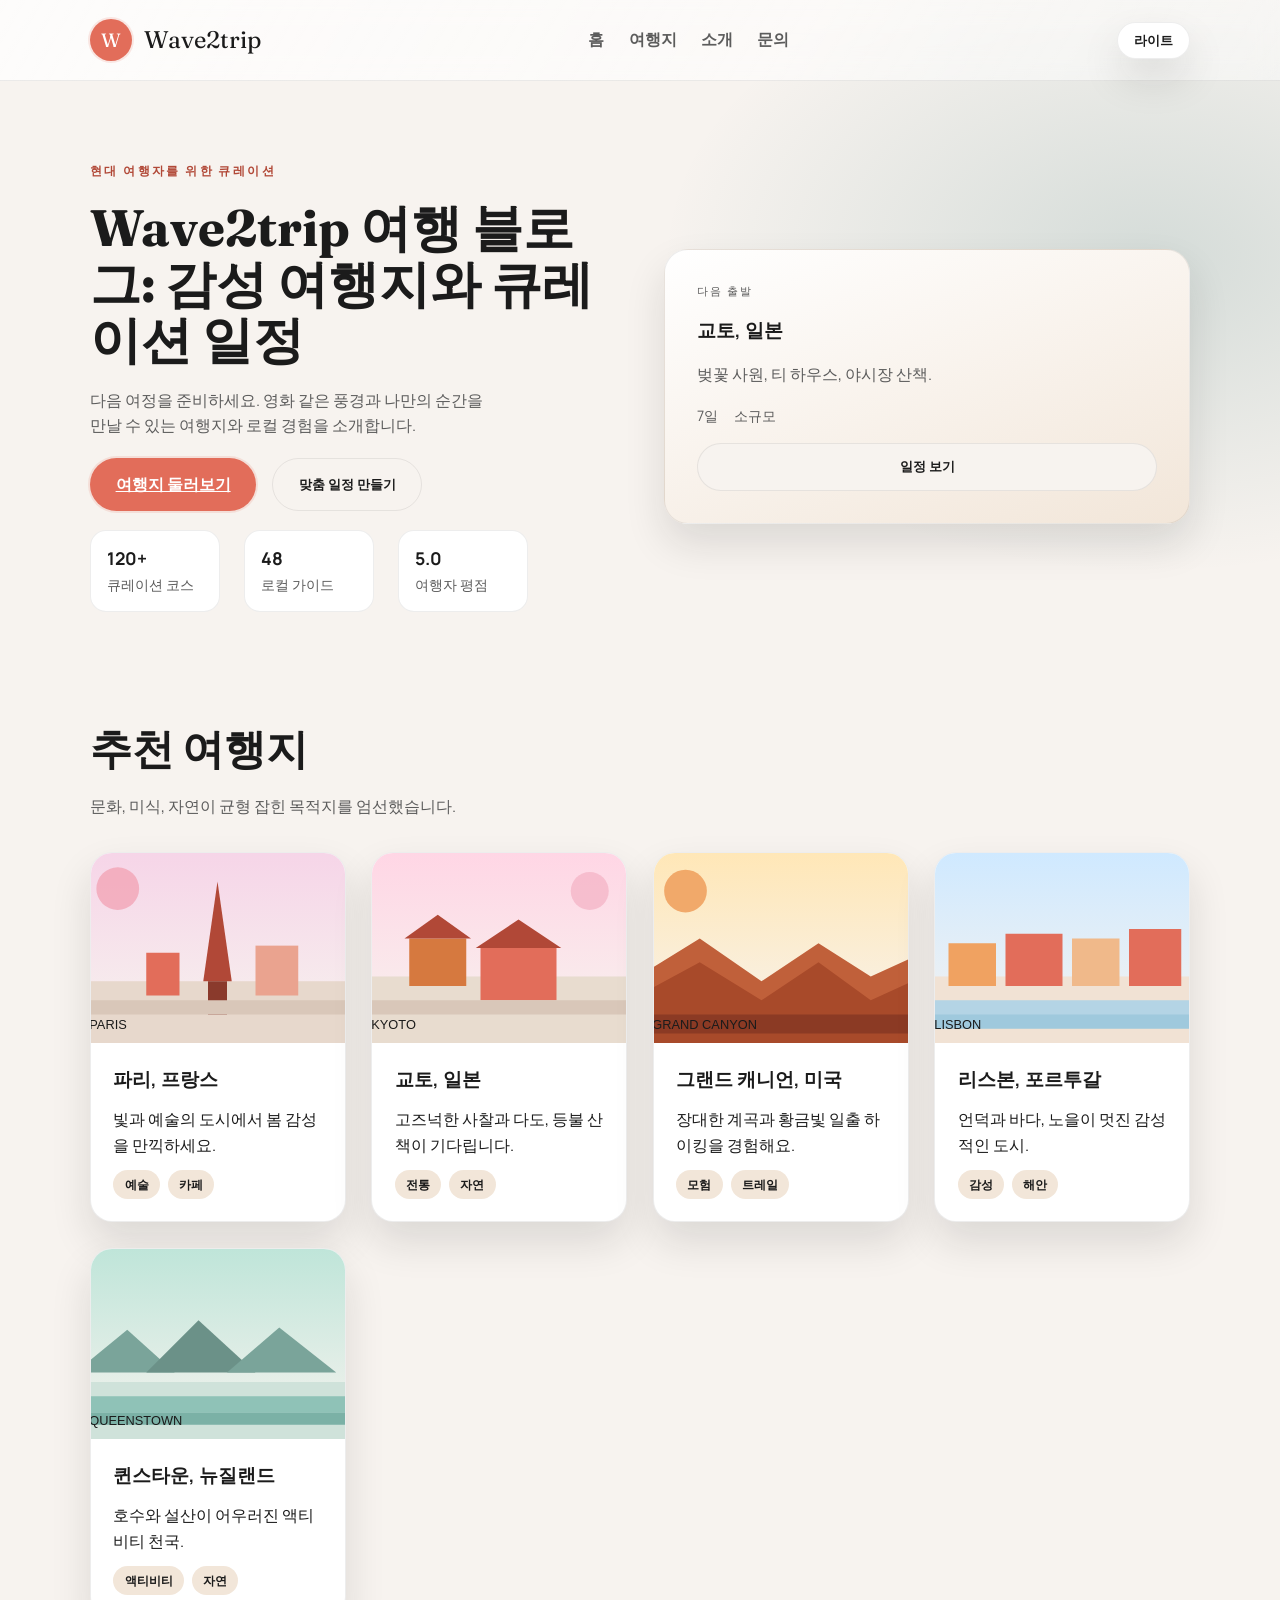
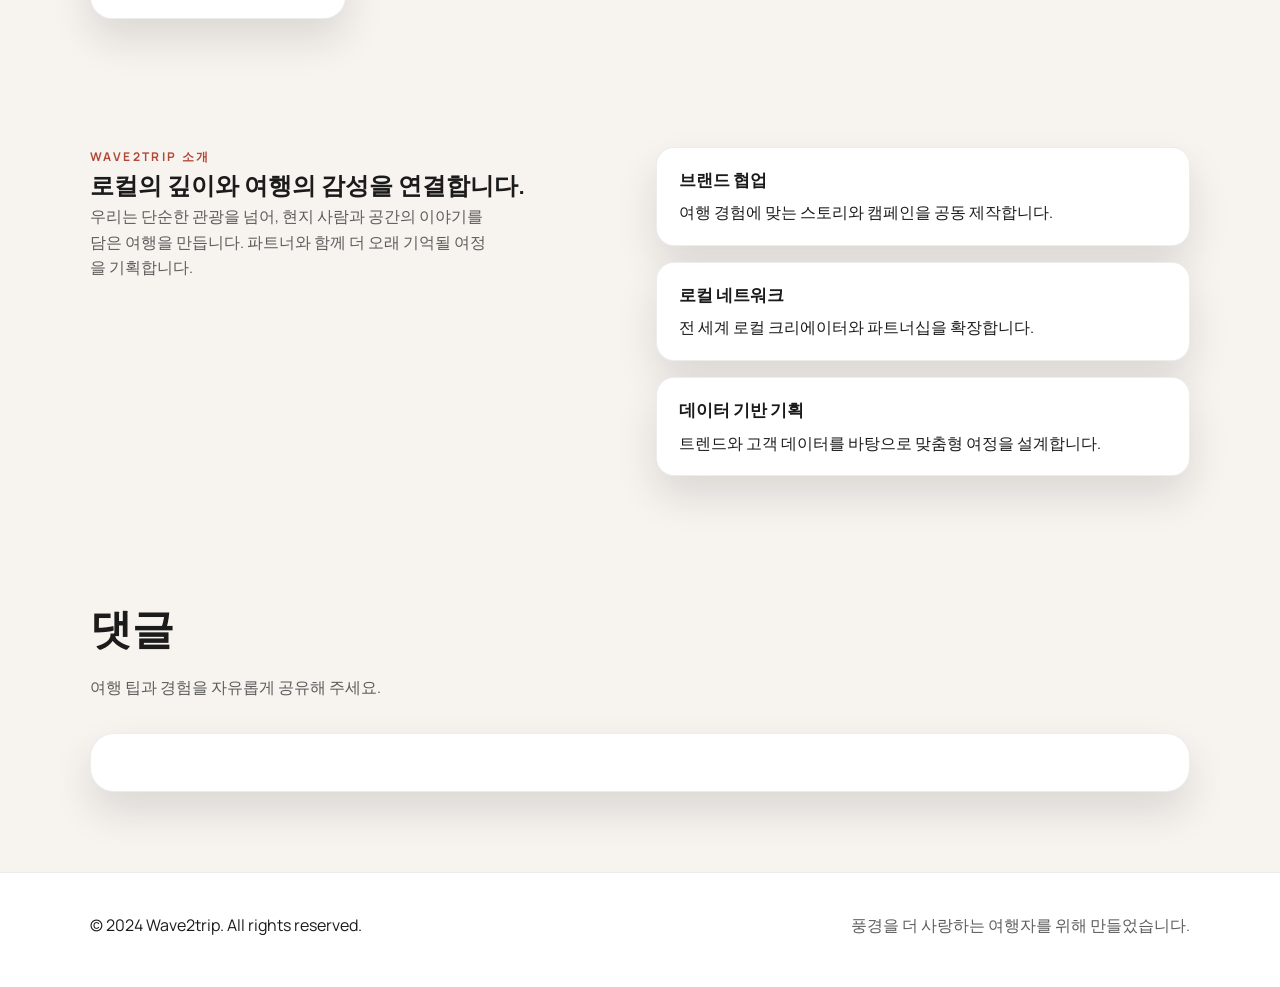
<file: index.html>
<!DOCTYPE html>
<html lang="ko">
<head>
    <meta charset="UTF-8">
    <meta name="viewport" content="width=device-width, initial-scale=1.0">
    <title>Wave2trip 여행 블로그 | 감성 여행지 큐레이션</title>
    <meta name="description" content="Wave2trip은 감성 여행지, 로컬 경험, 맞춤 일정 아이디어를 큐레이션하는 여행 블로그입니다. 파리, 교토, 그랜드 캐니언 등 추천 여행지를 한눈에 확인하세요.">
    <meta name="robots" content="index, follow, max-snippet:-1, max-image-preview:large, max-video-preview:-1">
    <link rel="canonical" href="https://wave2trip-test.com/">
    <meta name="theme-color" content="#f7f3ef">
    <meta property="og:locale" content="ko_KR">
    <meta property="og:type" content="website">
    <meta property="og:title" content="Wave2trip 여행 블로그 | 감성 여행지 큐레이션">
    <meta property="og:description" content="감성 여행지, 로컬 경험, 맞춤 일정 아이디어를 큐레이션하는 여행 블로그. 여행지 추천과 여정 인사이트를 확인하세요.">
    <meta property="og:url" content="https://wave2trip-test.com/">
    <meta property="og:site_name" content="Wave2trip">
    <meta property="og:image" content="https://placehold.co/1200x630?text=Wave2trip">
    <meta name="twitter:card" content="summary_large_image">
    <meta name="twitter:title" content="Wave2trip 여행 블로그 | 감성 여행지 큐레이션">
    <meta name="twitter:description" content="감성 여행지, 로컬 경험, 맞춤 일정 아이디어를 큐레이션하는 여행 블로그.">
    <meta name="twitter:image" content="https://placehold.co/1200x630?text=Wave2trip">
    <link rel="preconnect" href="https://fonts.googleapis.com">
    <link rel="preconnect" href="https://fonts.gstatic.com" crossorigin>
    <link rel="stylesheet" href="style.css">
    <script type="application/ld+json">
        {
            "@context": "https://schema.org",
            "@graph": [
                {
                    "@type": "Organization",
                    "@id": "https://wave2trip-test.com/#organization",
                    "name": "Wave2trip",
                    "url": "https://wave2trip-test.com/"
                },
                {
                    "@type": "WebSite",
                    "@id": "https://wave2trip-test.com/#website",
                    "name": "Wave2trip 여행 블로그",
                    "url": "https://wave2trip-test.com/",
                    "publisher": {
                        "@id": "https://wave2trip-test.com/#organization"
                    }
                }
            ]
        }
    </script>
</head>
<body id="top">
    <a class="skip-link" href="#main-content">본문 바로가기</a>
    <header class="site-header">
        <div class="container header-inner">
            <div class="brand">
                <span class="brand-mark">W</span>
                <p class="brand-name">Wave2trip</p>
            </div>
            <nav class="site-nav">
                <ul>
                    <li><a href="#top">홈</a></li>
                    <li><a href="#destinations">여행지</a></li>
                    <li><a href="#about">소개</a></li>
                    <li><a href="contact.html">문의</a></li>
                </ul>
            </nav>
            <div class="header-actions">
                <button id="theme-toggle" class="theme-toggle" aria-pressed="false" aria-label="다크 모드 전환">
                    <span class="theme-toggle-label">라이트</span>
                </button>
            </div>
        </div>
    </header>

    <main id="main-content">
        <section class="hero">
            <div class="container hero-inner">
                <div class="hero-copy">
                    <p class="eyebrow">현대 여행자를 위한 큐레이션</p>
                    <h1>Wave2trip 여행 블로그: 감성 여행지와 큐레이션 일정</h1>
                    <p class="hero-subtitle">다음 여정을 준비하세요. 영화 같은 풍경과 나만의 순간을 만날 수 있는 여행지와 로컬 경험을 소개합니다.</p>
                    <div class="hero-actions">
                        <a class="btn-primary" href="destinations.html">여행지 둘러보기</a>
                        <button class="btn-ghost">맞춤 일정 만들기</button>
                    </div>
                    <div class="hero-stats">
                        <div class="stat">
                            <span class="stat-value">120+</span>
                            <span class="stat-label">큐레이션 코스</span>
                        </div>
                        <div class="stat">
                            <span class="stat-value">48</span>
                            <span class="stat-label">로컬 가이드</span>
                        </div>
                        <div class="stat">
                            <span class="stat-value">5.0</span>
                            <span class="stat-label">여행자 평점</span>
                        </div>
                    </div>
                </div>
                <div class="hero-card">
                    <p class="card-title">다음 출발</p>
                    <h3>교토, 일본</h3>
                    <p class="card-subtitle">벚꽃 사원, 티 하우스, 야시장 산책.</p>
                    <div class="card-meta">
                        <span>7일</span>
                        <span>소규모</span>
                    </div>
                    <button class="btn-secondary">일정 보기</button>
                </div>
            </div>
        </section>

        <section id="destinations" class="featured-destinations">
            <div class="container">
                <div class="section-title">
                    <h2>추천 여행지</h2>
                    <p>문화, 미식, 자연이 균형 잡힌 목적지를 엄선했습니다.</p>
                </div>
                <div class="cards">
                    <a class="destination-card" href="destinations.html#paris" aria-label="파리, 프랑스 상세 페이지로 이동">
                        <img src="images/paris.svg" alt="파리 에펠탑 일러스트" loading="lazy" decoding="async" width="1200" height="800">
                        <div class="card-body">
                            <h3>파리, 프랑스</h3>
                            <p>빛과 예술의 도시에서 봄 감성을 만끽하세요.</p>
                            <div class="chip-row">
                                <span class="chip">예술</span>
                                <span class="chip">카페</span>
                            </div>
                        </div>
                    </a>
                    <a class="destination-card" href="destinations.html#kyoto" aria-label="교토, 일본 상세 페이지로 이동">
                        <img src="images/kyoto.svg" alt="벚꽃과 사찰이 있는 교토 일러스트" loading="lazy" decoding="async" width="1200" height="800">
                        <div class="card-body">
                            <h3>교토, 일본</h3>
                            <p>고즈넉한 사찰과 다도, 등불 산책이 기다립니다.</p>
                            <div class="chip-row">
                                <span class="chip">전통</span>
                                <span class="chip">자연</span>
                            </div>
                        </div>
                    </a>
                    <a class="destination-card" href="destinations.html#grand-canyon" aria-label="그랜드 캐니언, 미국 상세 페이지로 이동">
                        <img src="images/grand-canyon.svg" alt="그랜드 캐니언 일출 풍경 일러스트" loading="lazy" decoding="async" width="1200" height="800">
                        <div class="card-body">
                            <h3>그랜드 캐니언, 미국</h3>
                            <p>장대한 계곡과 황금빛 일출 하이킹을 경험해요.</p>
                            <div class="chip-row">
                                <span class="chip">모험</span>
                                <span class="chip">트레일</span>
                            </div>
                        </div>
                    </a>
                    <a class="destination-card" href="destinations.html#lisbon" aria-label="리스본, 포르투갈 상세 페이지로 이동">
                        <img src="images/lisbon.svg" alt="리스본 해안 도시 일러스트" loading="lazy" decoding="async" width="1200" height="800">
                        <div class="card-body">
                            <h3>리스본, 포르투갈</h3>
                            <p>언덕과 바다, 노을이 멋진 감성적인 도시.</p>
                            <div class="chip-row">
                                <span class="chip">감성</span>
                                <span class="chip">해안</span>
                            </div>
                        </div>
                    </a>
                    <a class="destination-card" href="destinations.html#queenstown" aria-label="퀸스타운, 뉴질랜드 상세 페이지로 이동">
                        <img src="images/queenstown.svg" alt="퀸스타운 산과 호수 일러스트" loading="lazy" decoding="async" width="1200" height="800">
                        <div class="card-body">
                            <h3>퀸스타운, 뉴질랜드</h3>
                            <p>호수와 설산이 어우러진 액티비티 천국.</p>
                            <div class="chip-row">
                                <span class="chip">액티비티</span>
                                <span class="chip">자연</span>
                            </div>
                        </div>
                    </a>
                </div>
            </div>
        </section>

        <section id="about" class="about-section">
            <div class="container about-inner">
                <div class="about-copy">
                    <p class="eyebrow">Wave2trip 소개</p>
                    <h2>로컬의 깊이와 여행의 감성을 연결합니다.</h2>
                    <p class="hero-subtitle">우리는 단순한 관광을 넘어, 현지 사람과 공간의 이야기를 담은 여행을 만듭니다. 파트너와 함께 더 오래 기억될 여정을 기획합니다.</p>
                </div>
                <div class="about-cards">
                    <div class="about-card">
                        <h3>브랜드 협업</h3>
                        <p>여행 경험에 맞는 스토리와 캠페인을 공동 제작합니다.</p>
                    </div>
                    <div class="about-card">
                        <h3>로컬 네트워크</h3>
                        <p>전 세계 로컬 크리에이터와 파트너십을 확장합니다.</p>
                    </div>
                    <div class="about-card">
                        <h3>데이터 기반 기획</h3>
                        <p>트렌드와 고객 데이터를 바탕으로 맞춤형 여정을 설계합니다.</p>
                    </div>
                </div>
            </div>
        </section>

        <section id="comments" class="comments-section">
            <div class="container">
                <div class="section-title">
                    <h2>댓글</h2>
                    <p>여행 팁과 경험을 자유롭게 공유해 주세요.</p>
                </div>
                <div id="disqus_thread"></div>
            </div>
        </section>
    </main>

    <footer class="site-footer">
        <div class="container footer-inner">
            <p>&copy; 2024 Wave2trip. All rights reserved.</p>
            <p class="footer-note">풍경을 더 사랑하는 여행자를 위해 만들었습니다.</p>
        </div>
    </footer>

    <script>
        /*
        var disqus_config = function () {
        this.page.url = PAGE_URL;
        this.page.identifier = PAGE_IDENTIFIER;
        };
        */
        (function() {
            var d = document, s = d.createElement('script');
            s.src = 'https://wave2trip-test.disqus.com/embed.js';
            s.setAttribute('data-timestamp', +new Date());
            (d.head || d.body).appendChild(s);
        })();
    </script>
    <noscript>Please enable JavaScript to view the <a href="https://disqus.com/?ref_noscript">comments powered by Disqus.</a></noscript>

    <script src="main.js"></script>
</body>
</html>
</file>
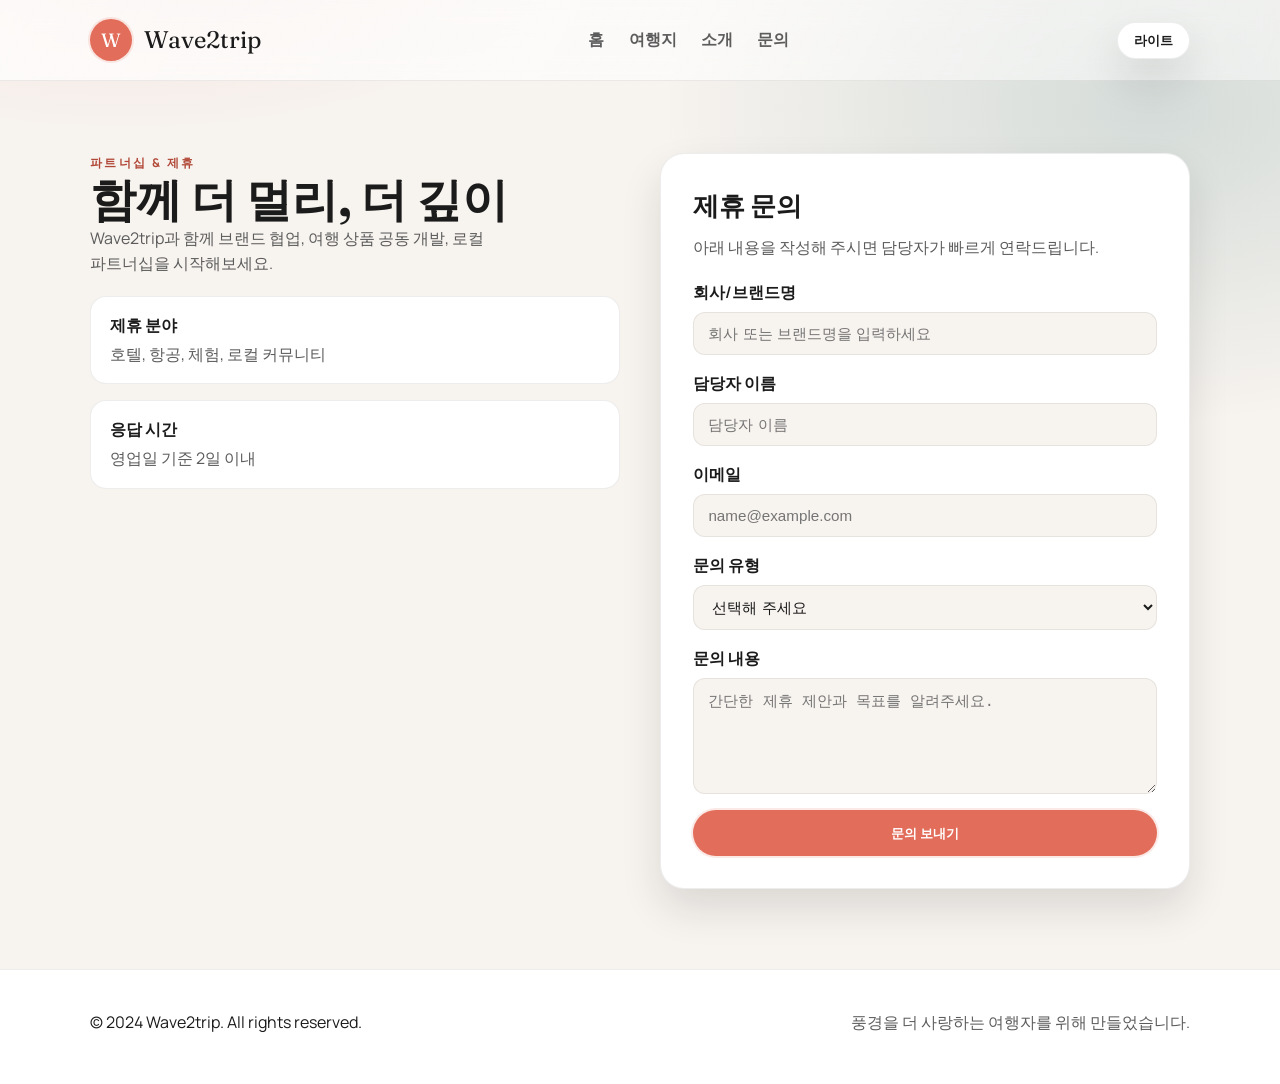
<file: contact.html>
<!DOCTYPE html>
<html lang="ko">
<head>
    <meta charset="UTF-8">
    <meta name="viewport" content="width=device-width, initial-scale=1.0">
    <title>제휴 문의 | Wave2trip 여행 블로그</title>
    <meta name="description" content="Wave2trip과 브랜드 협업, 여행 상품 공동 개발, 로컬 파트너십을 위한 제휴 문의 페이지입니다. 2영업일 이내 답변을 드립니다.">
    <meta name="robots" content="index, follow, max-snippet:-1, max-image-preview:large, max-video-preview:-1">
    <link rel="canonical" href="https://wave2trip-test.com/contact.html">
    <meta name="theme-color" content="#f7f3ef">
    <meta property="og:locale" content="ko_KR">
    <meta property="og:type" content="website">
    <meta property="og:title" content="제휴 문의 | Wave2trip 여행 블로그">
    <meta property="og:description" content="브랜드 협업, 여행 상품 공동 개발, 로컬 파트너십 제휴를 위한 문의 페이지입니다.">
    <meta property="og:url" content="https://wave2trip-test.com/contact.html">
    <meta property="og:site_name" content="Wave2trip">
    <meta property="og:image" content="https://placehold.co/1200x630?text=Wave2trip">
    <meta name="twitter:card" content="summary_large_image">
    <meta name="twitter:title" content="제휴 문의 | Wave2trip 여행 블로그">
    <meta name="twitter:description" content="브랜드 협업, 여행 상품 공동 개발, 로컬 파트너십 제휴 문의.">
    <meta name="twitter:image" content="https://placehold.co/1200x630?text=Wave2trip">
    <link rel="preconnect" href="https://fonts.googleapis.com">
    <link rel="preconnect" href="https://fonts.gstatic.com" crossorigin>
    <link rel="stylesheet" href="style.css">
    <script type="application/ld+json">
        {
            "@context": "https://schema.org",
            "@graph": [
                {
                    "@type": "Organization",
                    "@id": "https://wave2trip-test.com/#organization",
                    "name": "Wave2trip",
                    "url": "https://wave2trip-test.com/"
                },
                {
                    "@type": "ContactPage",
                    "@id": "https://wave2trip-test.com/contact.html#contact",
                    "name": "Wave2trip 제휴 문의",
                    "description": "브랜드 협업, 여행 상품 공동 개발, 로컬 파트너십 제휴 문의 페이지",
                    "url": "https://wave2trip-test.com/contact.html",
                    "about": {
                        "@id": "https://wave2trip-test.com/#organization"
                    }
                }
            ]
        }
    </script>
</head>
<body id="top">
    <a class="skip-link" href="#main-content">본문 바로가기</a>
    <header class="site-header">
        <div class="container header-inner">
            <div class="brand">
                <span class="brand-mark">W</span>
                <p class="brand-name">Wave2trip</p>
            </div>
            <nav class="site-nav">
                <ul>
                    <li><a href="index.html">홈</a></li>
                    <li><a href="index.html#destinations">여행지</a></li>
                    <li><a href="index.html#about">소개</a></li>
                    <li><a href="contact.html">문의</a></li>
                </ul>
            </nav>
            <div class="header-actions">
                <button id="theme-toggle" class="theme-toggle" aria-pressed="false" aria-label="다크 모드 전환">
                    <span class="theme-toggle-label">라이트</span>
                </button>
            </div>
        </div>
    </header>

    <main id="main-content">
        <section class="contact-hero">
            <div class="container contact-hero-inner">
                <div class="contact-copy">
                    <p class="eyebrow">파트너십 & 제휴</p>
                    <h1>함께 더 멀리, 더 깊이</h1>
                    <p class="hero-subtitle">Wave2trip과 함께 브랜드 협업, 여행 상품 공동 개발, 로컬 파트너십을 시작해보세요.</p>
                    <div class="contact-highlights">
                        <div class="highlight">
                            <span class="highlight-title">제휴 분야</span>
                            <span class="highlight-body">호텔, 항공, 체험, 로컬 커뮤니티</span>
                        </div>
                        <div class="highlight">
                            <span class="highlight-title">응답 시간</span>
                            <span class="highlight-body">영업일 기준 2일 이내</span>
                        </div>
                    </div>
                </div>
                <div class="contact-card">
                    <h3>제휴 문의</h3>
                    <p class="card-subtitle">아래 내용을 작성해 주시면 담당자가 빠르게 연락드립니다.</p>
                    <form class="contact-form" action="https://formspree.io/f/mnjbllwz" method="POST">
                        <label>
                            회사/브랜드명
                            <input type="text" name="company" placeholder="회사 또는 브랜드명을 입력하세요" required>
                        </label>
                        <label>
                            담당자 이름
                            <input type="text" name="name" placeholder="담당자 이름" required>
                        </label>
                        <label>
                            이메일
                            <input type="email" name="email" placeholder="name@example.com" required>
                        </label>
                        <label>
                            문의 유형
                            <select name="type" required>
                                <option value="">선택해 주세요</option>
                                <option value="brand">브랜드 협업</option>
                                <option value="product">여행 상품 공동 개발</option>
                                <option value="local">로컬 파트너십</option>
                                <option value="etc">기타</option>
                            </select>
                        </label>
                        <label>
                            문의 내용
                            <textarea name="message" rows="5" placeholder="간단한 제휴 제안과 목표를 알려주세요." required></textarea>
                        </label>
                        <button class="btn-primary" type="submit">문의 보내기</button>
                    </form>
                </div>
            </div>
        </section>
    </main>

    <footer class="site-footer">
        <div class="container footer-inner">
            <p>&copy; 2024 Wave2trip. All rights reserved.</p>
            <p class="footer-note">풍경을 더 사랑하는 여행자를 위해 만들었습니다.</p>
        </div>
    </footer>

    <script src="main.js"></script>
</body>
</html>
</file>
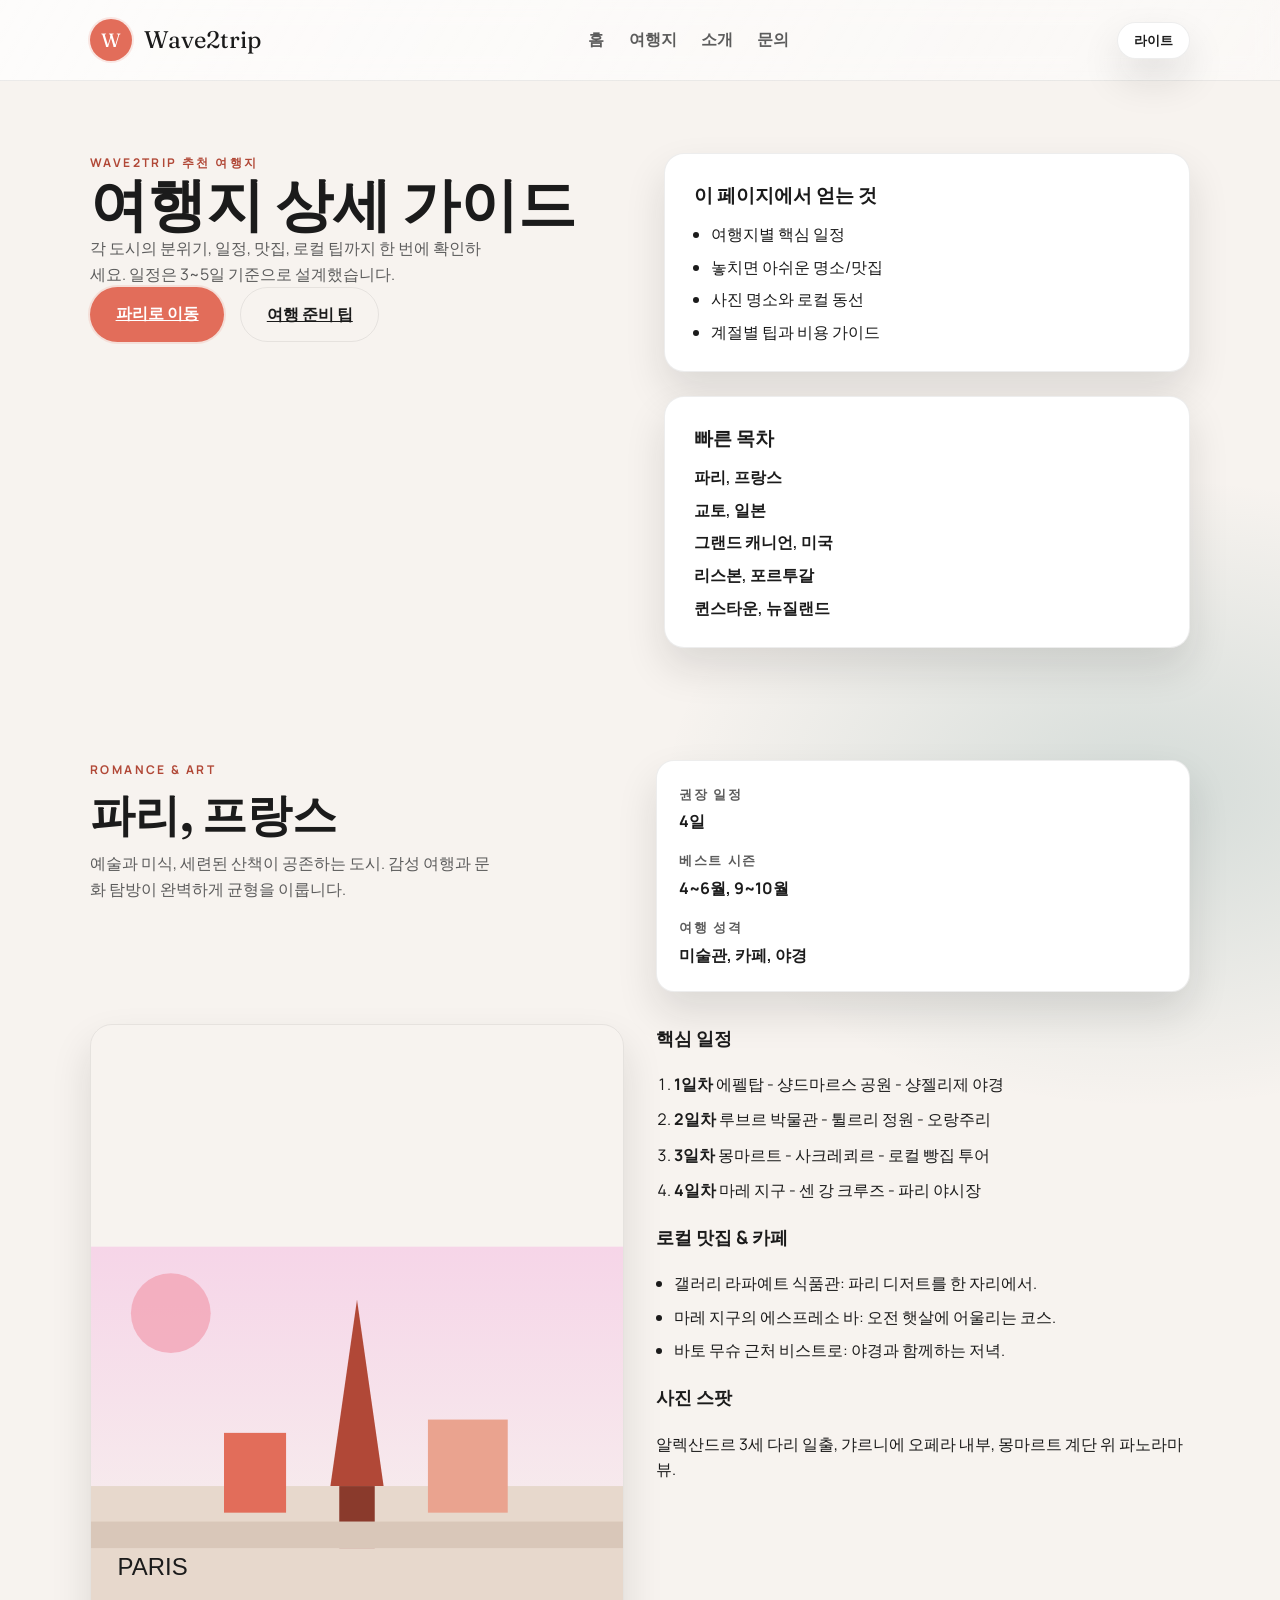
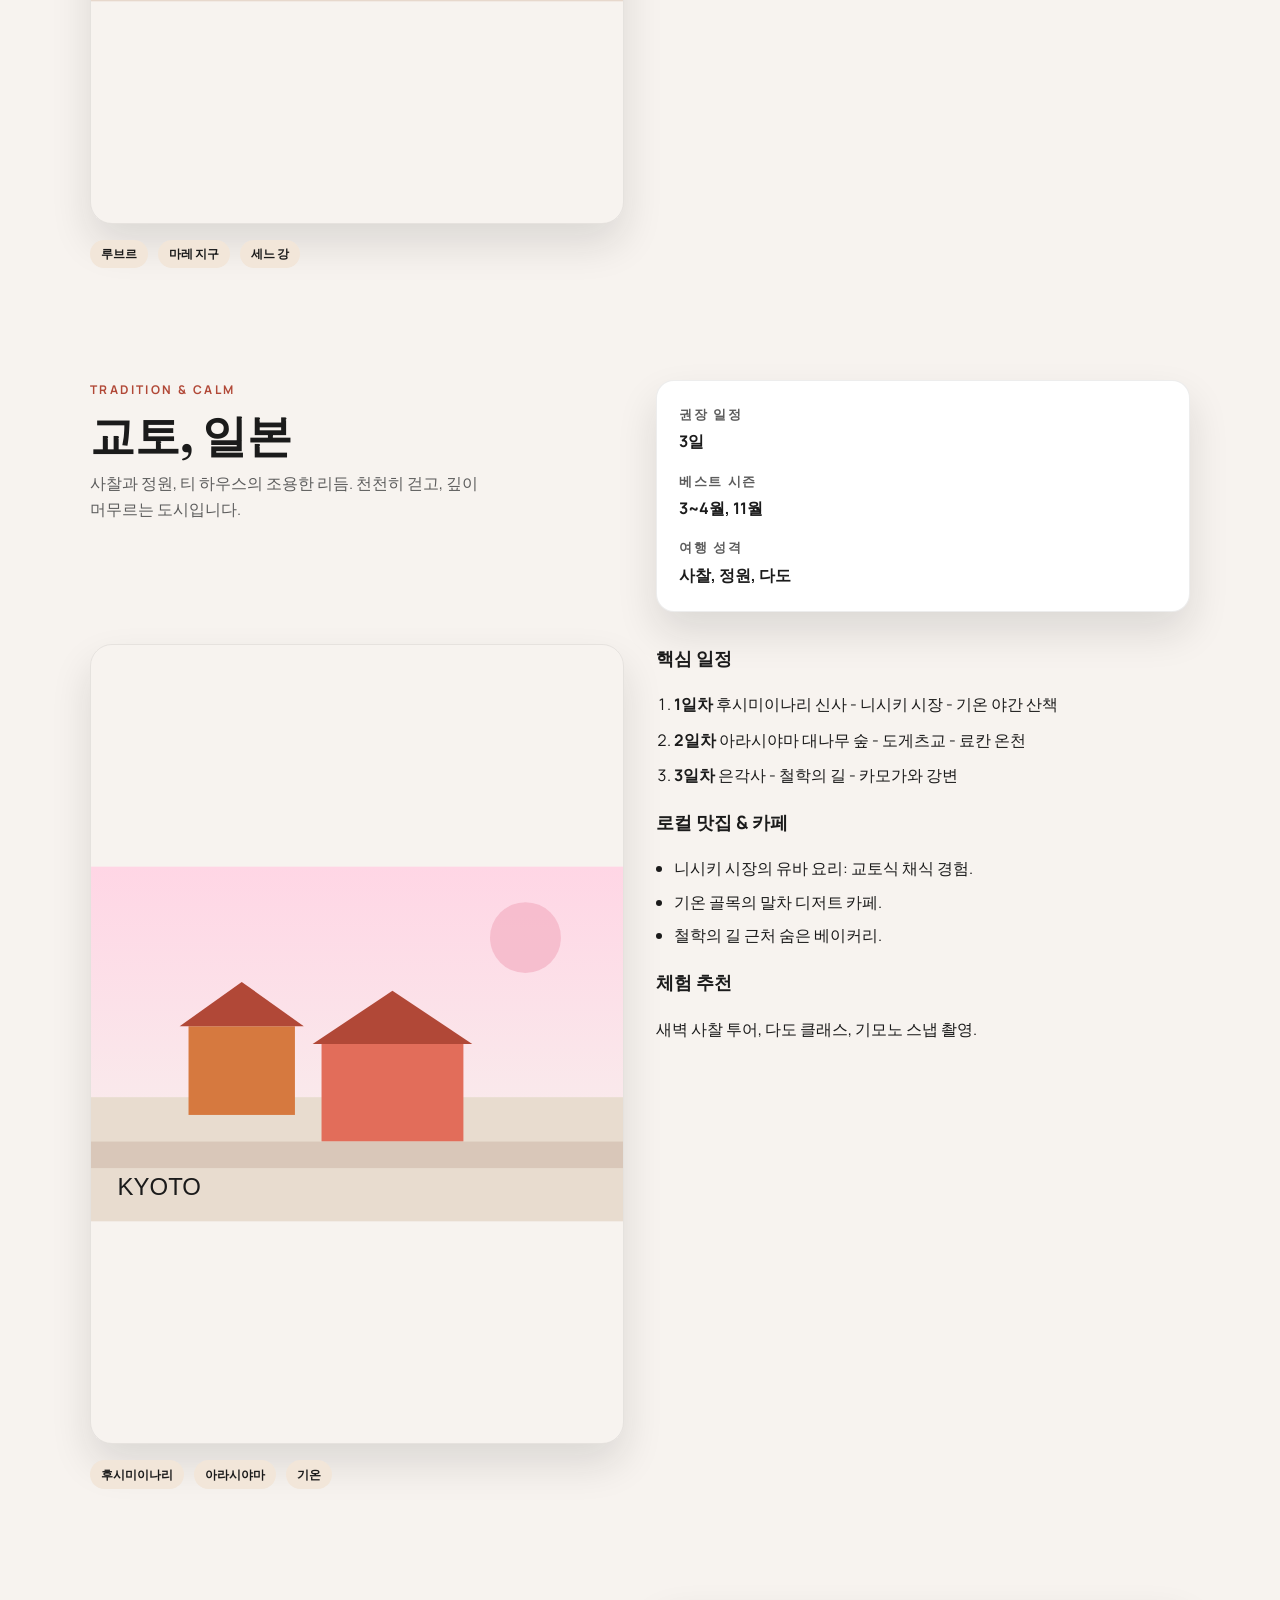
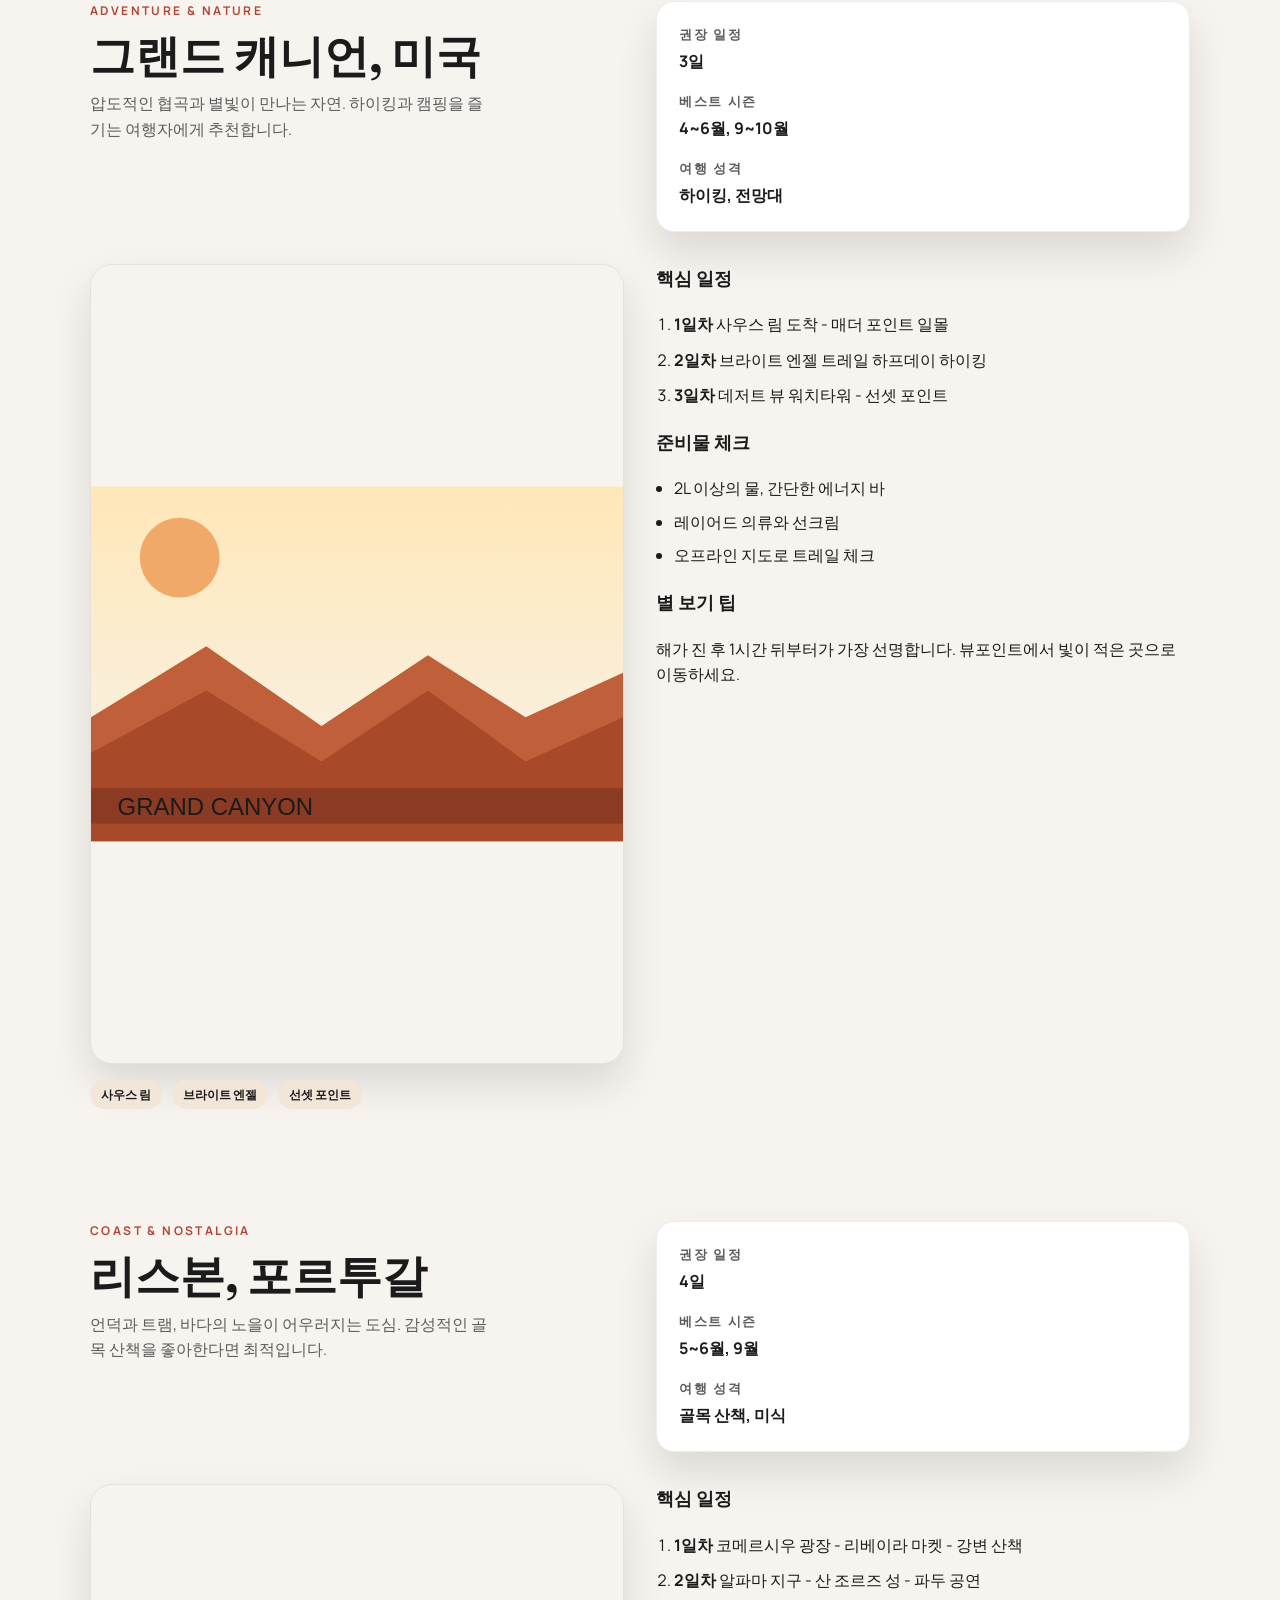
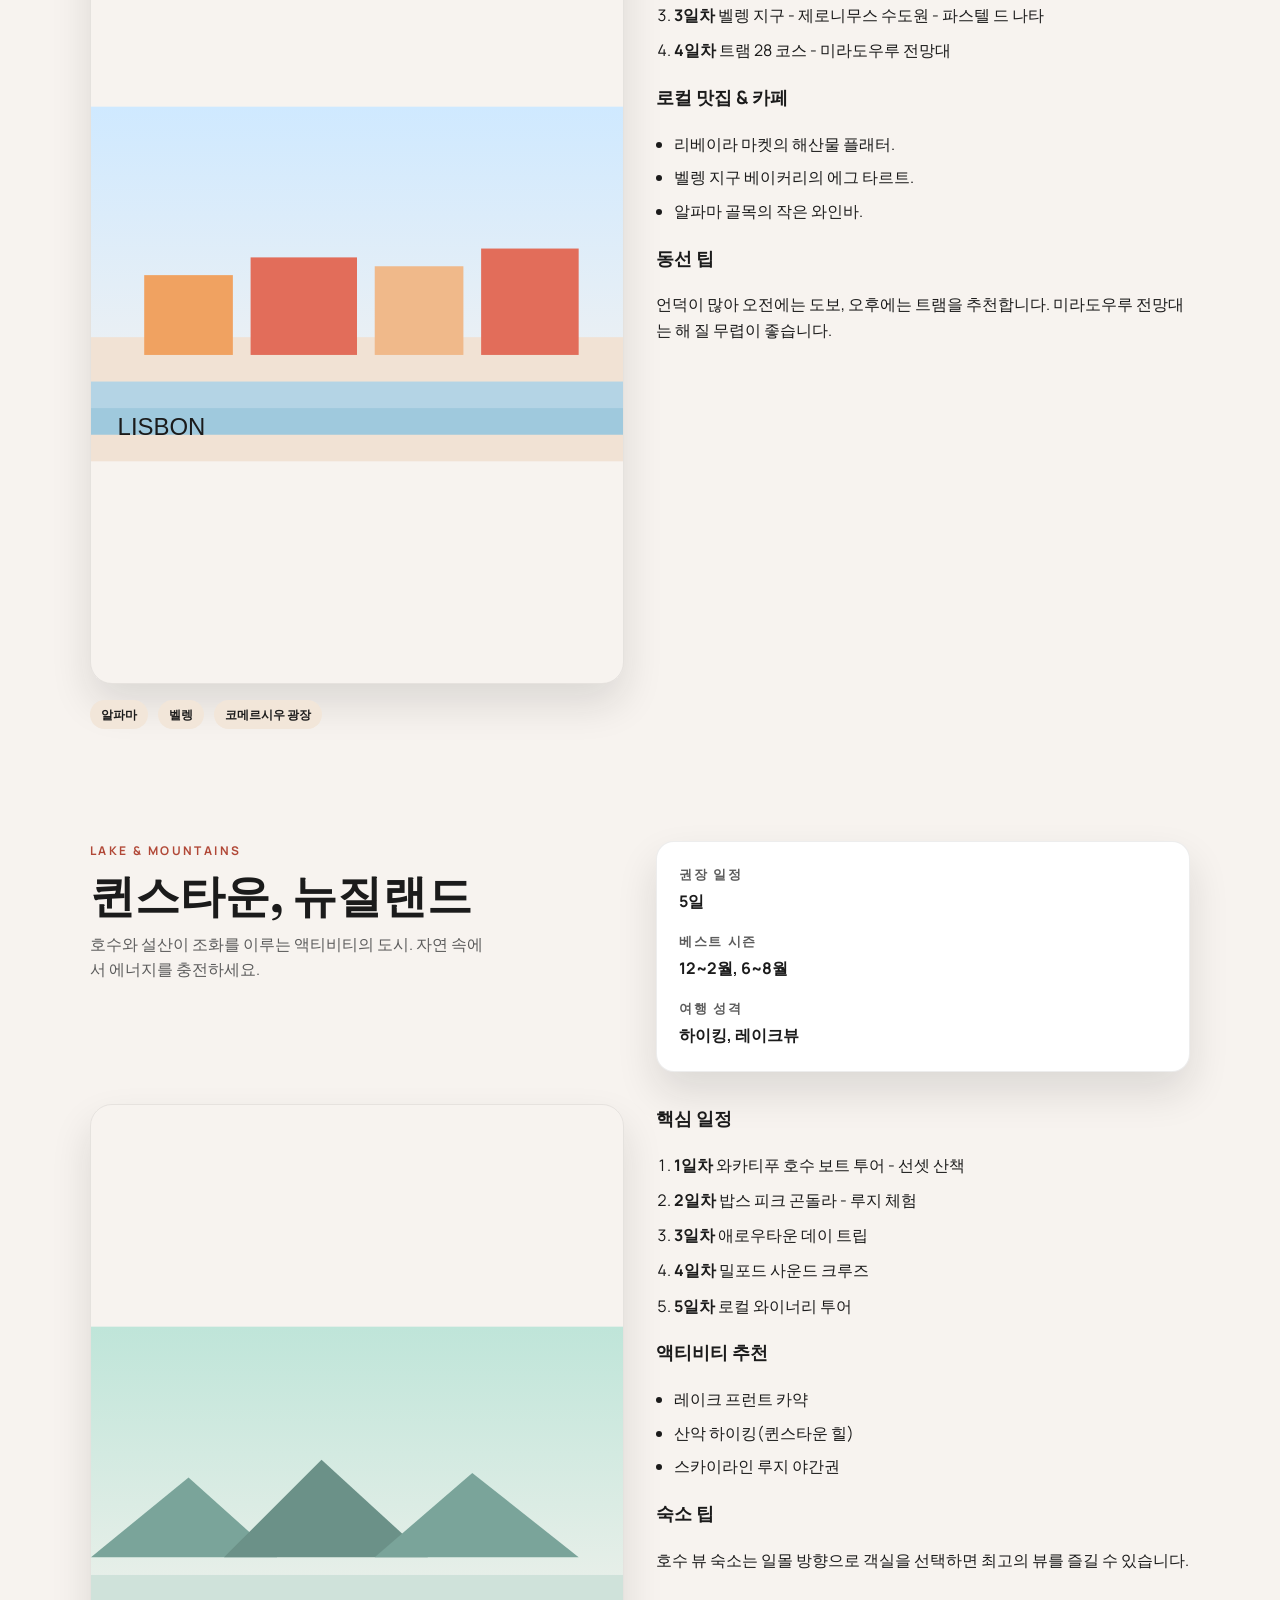
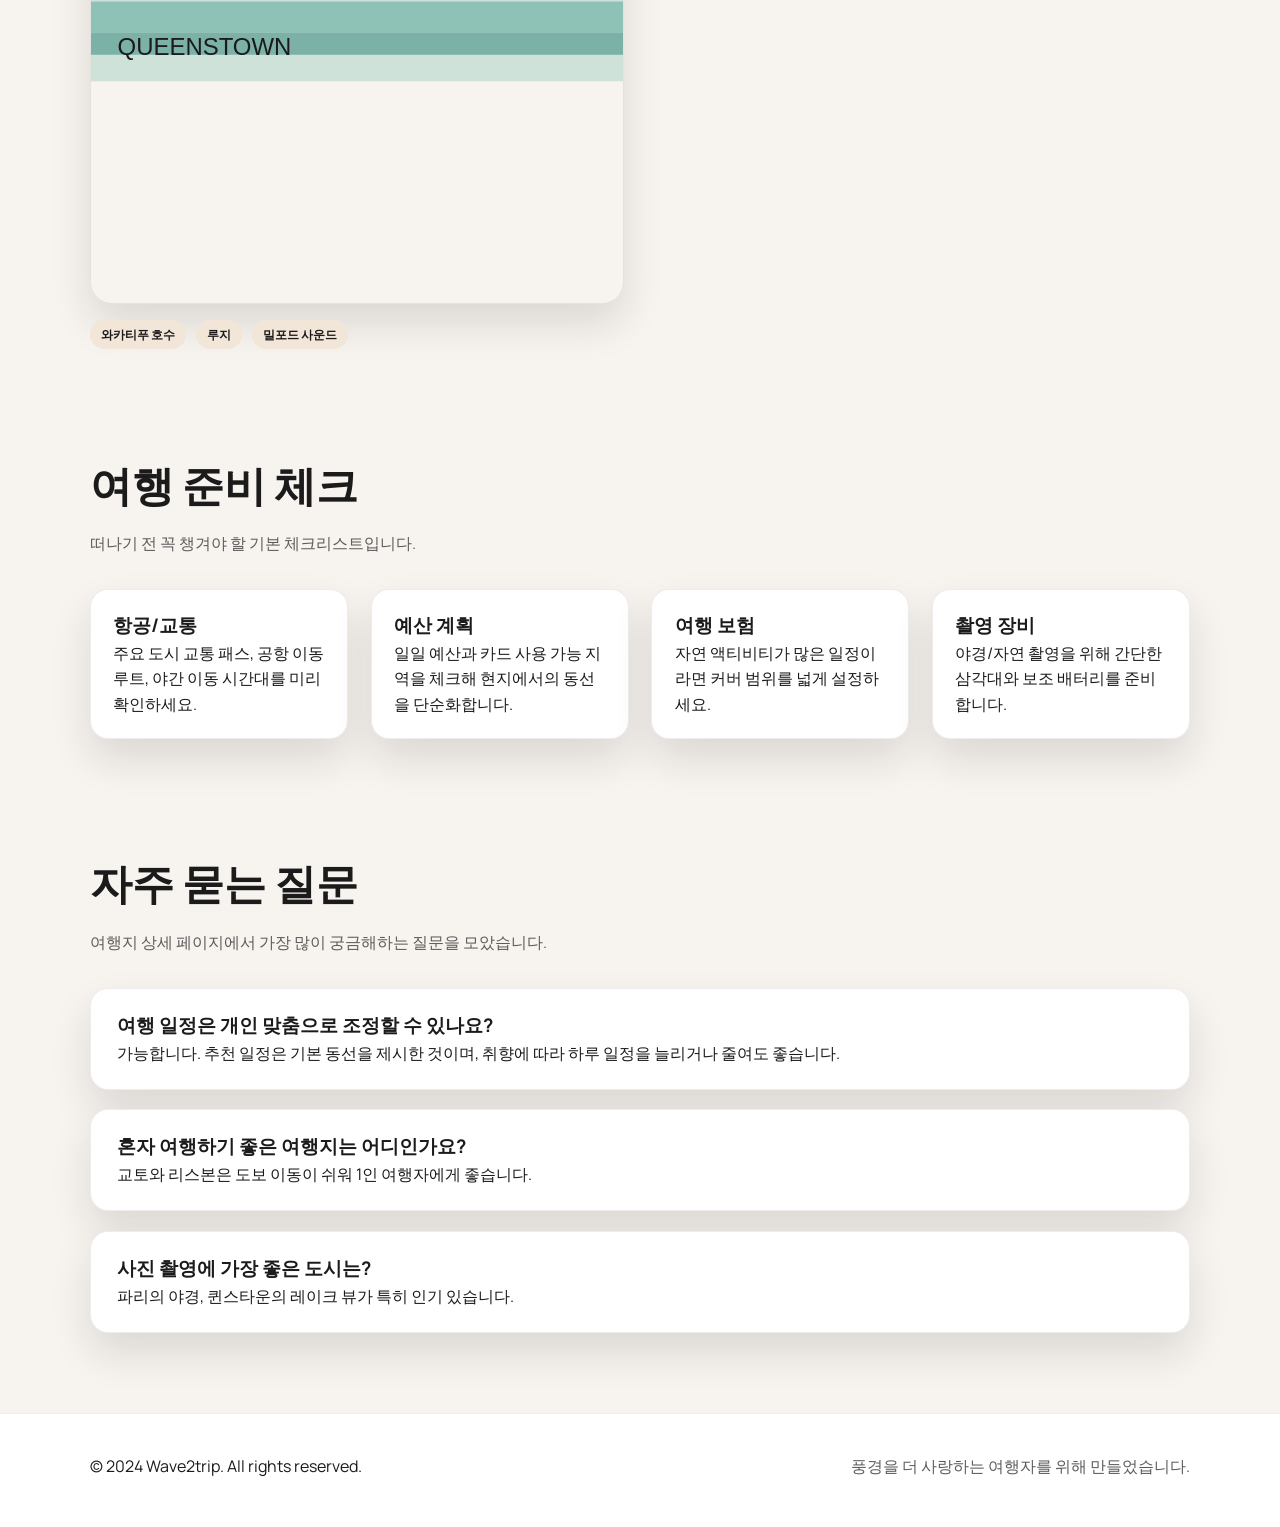
<file: destinations.html>
<!DOCTYPE html>
<html lang="ko">
<head>
    <meta charset="UTF-8">
    <meta name="viewport" content="width=device-width, initial-scale=1.0">
    <title>추천 여행지 상세 | Wave2trip 여행 블로그</title>
    <meta name="description" content="Wave2trip이 큐레이션한 추천 여행지 상세 페이지입니다. 파리, 교토, 그랜드 캐니언, 리스본, 퀸스타운의 일정, 명소, 맛집, 로컬 팁을 확인하세요.">
    <meta name="robots" content="index, follow, max-snippet:-1, max-image-preview:large, max-video-preview:-1">
    <link rel="canonical" href="https://wave2trip-test.com/destinations.html">
    <meta name="theme-color" content="#f7f3ef">
    <meta property="og:locale" content="ko_KR">
    <meta property="og:type" content="website">
    <meta property="og:title" content="추천 여행지 상세 | Wave2trip 여행 블로그">
    <meta property="og:description" content="파리, 교토, 그랜드 캐니언, 리스본, 퀸스타운의 상세 일정과 로컬 팁을 한 페이지에서 확인하세요.">
    <meta property="og:url" content="https://wave2trip-test.com/destinations.html">
    <meta property="og:site_name" content="Wave2trip">
    <meta property="og:image" content="https://placehold.co/1200x630?text=Wave2trip">
    <meta name="twitter:card" content="summary_large_image">
    <meta name="twitter:title" content="추천 여행지 상세 | Wave2trip 여행 블로그">
    <meta name="twitter:description" content="감성 여행지의 일정, 명소, 맛집, 로컬 팁을 상세히 소개합니다.">
    <meta name="twitter:image" content="https://placehold.co/1200x630?text=Wave2trip">
    <link rel="preconnect" href="https://fonts.googleapis.com">
    <link rel="preconnect" href="https://fonts.gstatic.com" crossorigin>
    <link rel="stylesheet" href="style.css">
    <script type="application/ld+json">
        {
            "@context": "https://schema.org",
            "@graph": [
                {
                    "@type": "Organization",
                    "@id": "https://wave2trip-test.com/#organization",
                    "name": "Wave2trip",
                    "url": "https://wave2trip-test.com/"
                },
                {
                    "@type": "WebPage",
                    "@id": "https://wave2trip-test.com/destinations.html#webpage",
                    "name": "추천 여행지 상세",
                    "description": "Wave2trip 추천 여행지의 상세 일정과 로컬 팁",
                    "url": "https://wave2trip-test.com/destinations.html",
                    "isPartOf": {
                        "@id": "https://wave2trip-test.com/#website"
                    }
                },
                {
                    "@type": "ItemList",
                    "name": "Wave2trip 추천 여행지",
                    "itemListElement": [
                        {"@type": "ListItem", "position": 1, "name": "파리, 프랑스", "url": "https://wave2trip-test.com/destinations.html#paris"},
                        {"@type": "ListItem", "position": 2, "name": "교토, 일본", "url": "https://wave2trip-test.com/destinations.html#kyoto"},
                        {"@type": "ListItem", "position": 3, "name": "그랜드 캐니언, 미국", "url": "https://wave2trip-test.com/destinations.html#grand-canyon"},
                        {"@type": "ListItem", "position": 4, "name": "리스본, 포르투갈", "url": "https://wave2trip-test.com/destinations.html#lisbon"},
                        {"@type": "ListItem", "position": 5, "name": "퀸스타운, 뉴질랜드", "url": "https://wave2trip-test.com/destinations.html#queenstown"}
                    ]
                }
            ]
        }
    </script>
</head>
<body id="top">
    <a class="skip-link" href="#main-content">본문 바로가기</a>
    <header class="site-header">
        <div class="container header-inner">
            <div class="brand">
                <span class="brand-mark">W</span>
                <p class="brand-name">Wave2trip</p>
            </div>
            <nav class="site-nav">
                <ul>
                    <li><a href="index.html">홈</a></li>
                    <li><a href="destinations.html">여행지</a></li>
                    <li><a href="index.html#about">소개</a></li>
                    <li><a href="contact.html">문의</a></li>
                </ul>
            </nav>
            <div class="header-actions">
                <button id="theme-toggle" class="theme-toggle" aria-pressed="false" aria-label="다크 모드 전환">
                    <span class="theme-toggle-label">라이트</span>
                </button>
            </div>
        </div>
    </header>

    <main id="main-content">
        <section class="destinations-hero">
            <div class="container destinations-hero-inner">
                <div class="destinations-hero-copy">
                    <p class="eyebrow">Wave2trip 추천 여행지</p>
                    <h1>여행지 상세 가이드</h1>
                    <p class="hero-subtitle">각 도시의 분위기, 일정, 맛집, 로컬 팁까지 한 번에 확인하세요. 일정은 3~5일 기준으로 설계했습니다.</p>
                    <div class="hero-actions">
                        <a class="btn-primary" href="#paris">파리로 이동</a>
                        <a class="btn-ghost" href="#travel-tips">여행 준비 팁</a>
                    </div>
                </div>
                <div class="destinations-summary">
                    <div class="summary-card">
                        <h2>이 페이지에서 얻는 것</h2>
                        <ul>
                            <li>여행지별 핵심 일정</li>
                            <li>놓치면 아쉬운 명소/맛집</li>
                            <li>사진 명소와 로컬 동선</li>
                            <li>계절별 팁과 비용 가이드</li>
                        </ul>
                    </div>
                    <div class="summary-card">
                        <h2>빠른 목차</h2>
                        <ul class="toc">
                            <li><a href="#paris">파리, 프랑스</a></li>
                            <li><a href="#kyoto">교토, 일본</a></li>
                            <li><a href="#grand-canyon">그랜드 캐니언, 미국</a></li>
                            <li><a href="#lisbon">리스본, 포르투갈</a></li>
                            <li><a href="#queenstown">퀸스타운, 뉴질랜드</a></li>
                        </ul>
                    </div>
                </div>
            </div>
        </section>

        <section class="destination-detail" id="paris">
            <div class="container">
                <div class="detail-header">
                    <div>
                        <p class="eyebrow">Romance & Art</p>
                        <h2>파리, 프랑스</h2>
                        <p class="hero-subtitle">예술과 미식, 세련된 산책이 공존하는 도시. 감성 여행과 문화 탐방이 완벽하게 균형을 이룹니다.</p>
                    </div>
                    <div class="detail-meta">
                        <div>
                            <span class="meta-label">권장 일정</span>
                            <span class="meta-value">4일</span>
                        </div>
                        <div>
                            <span class="meta-label">베스트 시즌</span>
                            <span class="meta-value">4~6월, 9~10월</span>
                        </div>
                        <div>
                            <span class="meta-label">여행 성격</span>
                            <span class="meta-value">미술관, 카페, 야경</span>
                        </div>
                    </div>
                </div>
                <div class="detail-grid">
                    <div class="detail-media">
                        <img src="images/paris.svg" alt="파리 에펠탑 일러스트" loading="lazy" decoding="async" width="1200" height="800">
                        <div class="tag-row">
                            <span class="chip">루브르</span>
                            <span class="chip">마레 지구</span>
                            <span class="chip">세느 강</span>
                        </div>
                    </div>
                    <div class="detail-content">
                        <h3>핵심 일정</h3>
                        <ol class="itinerary">
                            <li><strong>1일차</strong> 에펠탑 - 샹드마르스 공원 - 샹젤리제 야경</li>
                            <li><strong>2일차</strong> 루브르 박물관 - 튈르리 정원 - 오랑주리</li>
                            <li><strong>3일차</strong> 몽마르트 - 사크레쾨르 - 로컬 빵집 투어</li>
                            <li><strong>4일차</strong> 마레 지구 - 센 강 크루즈 - 파리 야시장</li>
                        </ol>
                        <h3>로컬 맛집 & 카페</h3>
                        <ul class="bullet-list">
                            <li>갤러리 라파예트 식품관: 파리 디저트를 한 자리에서.</li>
                            <li>마레 지구의 에스프레소 바: 오전 햇살에 어울리는 코스.</li>
                            <li>바토 무슈 근처 비스트로: 야경과 함께하는 저녁.</li>
                        </ul>
                        <h3>사진 스팟</h3>
                        <p>알렉산드르 3세 다리 일출, 갸르니에 오페라 내부, 몽마르트 계단 위 파노라마 뷰.</p>
                    </div>
                </div>
            </div>
        </section>

        <section class="destination-detail" id="kyoto">
            <div class="container">
                <div class="detail-header">
                    <div>
                        <p class="eyebrow">Tradition & Calm</p>
                        <h2>교토, 일본</h2>
                        <p class="hero-subtitle">사찰과 정원, 티 하우스의 조용한 리듬. 천천히 걷고, 깊이 머무르는 도시입니다.</p>
                    </div>
                    <div class="detail-meta">
                        <div>
                            <span class="meta-label">권장 일정</span>
                            <span class="meta-value">3일</span>
                        </div>
                        <div>
                            <span class="meta-label">베스트 시즌</span>
                            <span class="meta-value">3~4월, 11월</span>
                        </div>
                        <div>
                            <span class="meta-label">여행 성격</span>
                            <span class="meta-value">사찰, 정원, 다도</span>
                        </div>
                    </div>
                </div>
                <div class="detail-grid">
                    <div class="detail-media">
                        <img src="images/kyoto.svg" alt="벚꽃과 사찰이 있는 교토 일러스트" loading="lazy" decoding="async" width="1200" height="800">
                        <div class="tag-row">
                            <span class="chip">후시미이나리</span>
                            <span class="chip">아라시야마</span>
                            <span class="chip">기온</span>
                        </div>
                    </div>
                    <div class="detail-content">
                        <h3>핵심 일정</h3>
                        <ol class="itinerary">
                            <li><strong>1일차</strong> 후시미이나리 신사 - 니시키 시장 - 기온 야간 산책</li>
                            <li><strong>2일차</strong> 아라시야마 대나무 숲 - 도게츠교 - 료칸 온천</li>
                            <li><strong>3일차</strong> 은각사 - 철학의 길 - 카모가와 강변</li>
                        </ol>
                        <h3>로컬 맛집 & 카페</h3>
                        <ul class="bullet-list">
                            <li>니시키 시장의 유바 요리: 교토식 채식 경험.</li>
                            <li>기온 골목의 말차 디저트 카페.</li>
                            <li>철학의 길 근처 숨은 베이커리.</li>
                        </ul>
                        <h3>체험 추천</h3>
                        <p>새벽 사찰 투어, 다도 클래스, 기모노 스냅 촬영.</p>
                    </div>
                </div>
            </div>
        </section>

        <section class="destination-detail" id="grand-canyon">
            <div class="container">
                <div class="detail-header">
                    <div>
                        <p class="eyebrow">Adventure & Nature</p>
                        <h2>그랜드 캐니언, 미국</h2>
                        <p class="hero-subtitle">압도적인 협곡과 별빛이 만나는 자연. 하이킹과 캠핑을 즐기는 여행자에게 추천합니다.</p>
                    </div>
                    <div class="detail-meta">
                        <div>
                            <span class="meta-label">권장 일정</span>
                            <span class="meta-value">3일</span>
                        </div>
                        <div>
                            <span class="meta-label">베스트 시즌</span>
                            <span class="meta-value">4~6월, 9~10월</span>
                        </div>
                        <div>
                            <span class="meta-label">여행 성격</span>
                            <span class="meta-value">하이킹, 전망대</span>
                        </div>
                    </div>
                </div>
                <div class="detail-grid">
                    <div class="detail-media">
                        <img src="images/grand-canyon.svg" alt="그랜드 캐니언 일출 풍경 일러스트" loading="lazy" decoding="async" width="1200" height="800">
                        <div class="tag-row">
                            <span class="chip">사우스 림</span>
                            <span class="chip">브라이트 엔젤</span>
                            <span class="chip">선셋 포인트</span>
                        </div>
                    </div>
                    <div class="detail-content">
                        <h3>핵심 일정</h3>
                        <ol class="itinerary">
                            <li><strong>1일차</strong> 사우스 림 도착 - 매더 포인트 일몰</li>
                            <li><strong>2일차</strong> 브라이트 엔젤 트레일 하프데이 하이킹</li>
                            <li><strong>3일차</strong> 데저트 뷰 워치타워 - 선셋 포인트</li>
                        </ol>
                        <h3>준비물 체크</h3>
                        <ul class="bullet-list">
                            <li>2L 이상의 물, 간단한 에너지 바</li>
                            <li>레이어드 의류와 선크림</li>
                            <li>오프라인 지도로 트레일 체크</li>
                        </ul>
                        <h3>별 보기 팁</h3>
                        <p>해가 진 후 1시간 뒤부터가 가장 선명합니다. 뷰포인트에서 빛이 적은 곳으로 이동하세요.</p>
                    </div>
                </div>
            </div>
        </section>

        <section class="destination-detail" id="lisbon">
            <div class="container">
                <div class="detail-header">
                    <div>
                        <p class="eyebrow">Coast & Nostalgia</p>
                        <h2>리스본, 포르투갈</h2>
                        <p class="hero-subtitle">언덕과 트램, 바다의 노을이 어우러지는 도심. 감성적인 골목 산책을 좋아한다면 최적입니다.</p>
                    </div>
                    <div class="detail-meta">
                        <div>
                            <span class="meta-label">권장 일정</span>
                            <span class="meta-value">4일</span>
                        </div>
                        <div>
                            <span class="meta-label">베스트 시즌</span>
                            <span class="meta-value">5~6월, 9월</span>
                        </div>
                        <div>
                            <span class="meta-label">여행 성격</span>
                            <span class="meta-value">골목 산책, 미식</span>
                        </div>
                    </div>
                </div>
                <div class="detail-grid">
                    <div class="detail-media">
                        <img src="images/lisbon.svg" alt="리스본 해안 도시 일러스트" loading="lazy" decoding="async" width="1200" height="800">
                        <div class="tag-row">
                            <span class="chip">알파마</span>
                            <span class="chip">벨렝</span>
                            <span class="chip">코메르시우 광장</span>
                        </div>
                    </div>
                    <div class="detail-content">
                        <h3>핵심 일정</h3>
                        <ol class="itinerary">
                            <li><strong>1일차</strong> 코메르시우 광장 - 리베이라 마켓 - 강변 산책</li>
                            <li><strong>2일차</strong> 알파마 지구 - 산 조르즈 성 - 파두 공연</li>
                            <li><strong>3일차</strong> 벨렝 지구 - 제로니무스 수도원 - 파스텔 드 나타</li>
                            <li><strong>4일차</strong> 트램 28 코스 - 미라도우루 전망대</li>
                        </ol>
                        <h3>로컬 맛집 & 카페</h3>
                        <ul class="bullet-list">
                            <li>리베이라 마켓의 해산물 플래터.</li>
                            <li>벨렝 지구 베이커리의 에그 타르트.</li>
                            <li>알파마 골목의 작은 와인바.</li>
                        </ul>
                        <h3>동선 팁</h3>
                        <p>언덕이 많아 오전에는 도보, 오후에는 트램을 추천합니다. 미라도우루 전망대는 해 질 무렵이 좋습니다.</p>
                    </div>
                </div>
            </div>
        </section>

        <section class="destination-detail" id="queenstown">
            <div class="container">
                <div class="detail-header">
                    <div>
                        <p class="eyebrow">Lake & Mountains</p>
                        <h2>퀸스타운, 뉴질랜드</h2>
                        <p class="hero-subtitle">호수와 설산이 조화를 이루는 액티비티의 도시. 자연 속에서 에너지를 충전하세요.</p>
                    </div>
                    <div class="detail-meta">
                        <div>
                            <span class="meta-label">권장 일정</span>
                            <span class="meta-value">5일</span>
                        </div>
                        <div>
                            <span class="meta-label">베스트 시즌</span>
                            <span class="meta-value">12~2월, 6~8월</span>
                        </div>
                        <div>
                            <span class="meta-label">여행 성격</span>
                            <span class="meta-value">하이킹, 레이크뷰</span>
                        </div>
                    </div>
                </div>
                <div class="detail-grid">
                    <div class="detail-media">
                        <img src="images/queenstown.svg" alt="퀸스타운 산과 호수 일러스트" loading="lazy" decoding="async" width="1200" height="800">
                        <div class="tag-row">
                            <span class="chip">와카티푸 호수</span>
                            <span class="chip">루지</span>
                            <span class="chip">밀포드 사운드</span>
                        </div>
                    </div>
                    <div class="detail-content">
                        <h3>핵심 일정</h3>
                        <ol class="itinerary">
                            <li><strong>1일차</strong> 와카티푸 호수 보트 투어 - 선셋 산책</li>
                            <li><strong>2일차</strong> 밥스 피크 곤돌라 - 루지 체험</li>
                            <li><strong>3일차</strong> 애로우타운 데이 트립</li>
                            <li><strong>4일차</strong> 밀포드 사운드 크루즈</li>
                            <li><strong>5일차</strong> 로컬 와이너리 투어</li>
                        </ol>
                        <h3>액티비티 추천</h3>
                        <ul class="bullet-list">
                            <li>레이크 프런트 카약</li>
                            <li>산악 하이킹(퀸스타운 힐)</li>
                            <li>스카이라인 루지 야간권</li>
                        </ul>
                        <h3>숙소 팁</h3>
                        <p>호수 뷰 숙소는 일몰 방향으로 객실을 선택하면 최고의 뷰를 즐길 수 있습니다.</p>
                    </div>
                </div>
            </div>
        </section>

        <section class="travel-tips" id="travel-tips">
            <div class="container">
                <div class="section-title">
                    <h2>여행 준비 체크</h2>
                    <p>떠나기 전 꼭 챙겨야 할 기본 체크리스트입니다.</p>
                </div>
                <div class="tips-grid">
                    <article class="tip-card">
                        <h3>항공/교통</h3>
                        <p>주요 도시 교통 패스, 공항 이동 루트, 야간 이동 시간대를 미리 확인하세요.</p>
                    </article>
                    <article class="tip-card">
                        <h3>예산 계획</h3>
                        <p>일일 예산과 카드 사용 가능 지역을 체크해 현지에서의 동선을 단순화합니다.</p>
                    </article>
                    <article class="tip-card">
                        <h3>여행 보험</h3>
                        <p>자연 액티비티가 많은 일정이라면 커버 범위를 넓게 설정하세요.</p>
                    </article>
                    <article class="tip-card">
                        <h3>촬영 장비</h3>
                        <p>야경/자연 촬영을 위해 간단한 삼각대와 보조 배터리를 준비합니다.</p>
                    </article>
                </div>
            </div>
        </section>

        <section class="faq-section">
            <div class="container">
                <div class="section-title">
                    <h2>자주 묻는 질문</h2>
                    <p>여행지 상세 페이지에서 가장 많이 궁금해하는 질문을 모았습니다.</p>
                </div>
                <div class="faq-list">
                    <article class="faq-item">
                        <h3>여행 일정은 개인 맞춤으로 조정할 수 있나요?</h3>
                        <p>가능합니다. 추천 일정은 기본 동선을 제시한 것이며, 취향에 따라 하루 일정을 늘리거나 줄여도 좋습니다.</p>
                    </article>
                    <article class="faq-item">
                        <h3>혼자 여행하기 좋은 여행지는 어디인가요?</h3>
                        <p>교토와 리스본은 도보 이동이 쉬워 1인 여행자에게 좋습니다.</p>
                    </article>
                    <article class="faq-item">
                        <h3>사진 촬영에 가장 좋은 도시는?</h3>
                        <p>파리의 야경, 퀸스타운의 레이크 뷰가 특히 인기 있습니다.</p>
                    </article>
                </div>
            </div>
        </section>
    </main>

    <footer class="site-footer">
        <div class="container footer-inner">
            <p>&copy; 2024 Wave2trip. All rights reserved.</p>
            <p class="footer-note">풍경을 더 사랑하는 여행자를 위해 만들었습니다.</p>
        </div>
    </footer>

    <script src="main.js"></script>
</body>
</html>
</file>
<file: style.css>
@import url("https://fonts.googleapis.com/css2?family=Fraunces:opsz,wght@9..144,600;9..144,700&family=Manrope:wght@400;500;600&display=swap");

:root {
    color-scheme: light;
    --font-display: "Fraunces", serif;
    --font-body: "Manrope", sans-serif;
    --bg: #f7f3ef;
    --bg-elev: #ffffff;
    --bg-accent: #f2e6d9;
    --text: #1b1b1b;
    --muted: #5c5c5c;
    --accent: #e26d5a;
    --accent-strong: #b14837;
    --border: rgba(27, 27, 27, 0.08);
    --shadow: 0 20px 40px rgba(27, 27, 27, 0.12);
    --glow: 0 0 0 2px rgba(226, 109, 90, 0.15);
}

[data-theme="dark"] {
    color-scheme: dark;
    --bg: #0f1012;
    --bg-elev: #15161a;
    --bg-accent: #1d1f26;
    --text: #f5f4f1;
    --muted: #b3b1ad;
    --accent: #f0a261;
    --accent-strong: #d6793f;
    --border: rgba(245, 244, 241, 0.12);
    --shadow: 0 20px 40px rgba(0, 0, 0, 0.45);
    --glow: 0 0 0 2px rgba(240, 162, 97, 0.18);
}

*,
*::before,
*::after {
    box-sizing: border-box;
    margin: 0;
    padding: 0;
}

body {
    font-family: var(--font-body);
    background:
        radial-gradient(800px 400px at 10% -10%, rgba(226, 109, 90, 0.18), transparent 60%),
        radial-gradient(700px 450px at 90% 10%, rgba(33, 98, 98, 0.16), transparent 70%),
        var(--bg);
    color: var(--text);
    line-height: 1.6;
    min-height: 100vh;
}

img {
    display: block;
    max-width: 100%;
}

button {
    font-family: inherit;
}

.container {
    width: min(1100px, 92vw);
    margin: 0 auto;
}

.site-header {
    position: sticky;
    top: 0;
    backdrop-filter: blur(14px);
    background: linear-gradient(120deg, rgba(255, 255, 255, 0.75), rgba(255, 255, 255, 0.45));
    border-bottom: 1px solid var(--border);
    z-index: 10;
}

[data-theme="dark"] .site-header {
    background: linear-gradient(120deg, rgba(15, 16, 18, 0.85), rgba(21, 22, 26, 0.6));
}

.header-inner {
    display: flex;
    align-items: center;
    justify-content: space-between;
    gap: 2rem;
    padding: 1.2rem 0;
}

.brand {
    display: flex;
    align-items: center;
    gap: 0.75rem;
}

.brand-name {
    font-family: var(--font-display);
    font-size: 1.5rem;
}

.brand-mark {
    display: inline-grid;
    place-items: center;
    width: 42px;
    height: 42px;
    border-radius: 50%;
    background: var(--accent);
    color: #fff;
    font-family: var(--font-display);
    font-size: 1.2rem;
    box-shadow: var(--glow);
}

.site-nav ul {
    list-style: none;
    display: flex;
    gap: 1.5rem;
}

.site-nav a {
    text-decoration: none;
    color: var(--muted);
    font-weight: 600;
    letter-spacing: 0.01em;
    transition: color 0.2s ease;
}

.site-nav a:hover {
    color: var(--text);
}

.skip-link {
    position: absolute;
    left: -999px;
    top: 1rem;
    background: var(--bg-elev);
    color: var(--text);
    padding: 0.6rem 1rem;
    border-radius: 999px;
    box-shadow: var(--shadow);
    border: 1px solid var(--border);
    font-weight: 600;
    z-index: 20;
}

.skip-link:focus {
    left: 1rem;
}

.header-actions {
    display: flex;
    align-items: center;
    gap: 1rem;
}

.theme-toggle {
    border: 1px solid var(--border);
    background: var(--bg-elev);
    color: var(--text);
    padding: 0.5rem 1rem;
    border-radius: 999px;
    cursor: pointer;
    box-shadow: var(--shadow);
    font-weight: 600;
    transition: transform 0.2s ease, box-shadow 0.2s ease;
}

.theme-toggle:hover {
    transform: translateY(-2px);
    box-shadow: 0 10px 24px rgba(0, 0, 0, 0.12);
}

.hero {
    padding: 5rem 0 3.5rem;
}

.hero-inner {
    display: grid;
    grid-template-columns: repeat(auto-fit, minmax(260px, 1fr));
    gap: 3rem;
    align-items: center;
}

.hero-copy {
    display: flex;
    flex-direction: column;
    gap: 1.2rem;
    animation: fadeUp 0.9s ease both;
}

.eyebrow {
    text-transform: uppercase;
    letter-spacing: 0.2em;
    font-size: 0.75rem;
    color: var(--accent-strong);
    font-weight: 700;
}

.hero h1 {
    font-family: var(--font-display);
    font-size: clamp(2.5rem, 4vw, 3.6rem);
    line-height: 1.1;
}

.hero-subtitle {
    color: var(--muted);
    max-width: 40ch;
}

.hero-actions {
    display: flex;
    gap: 1rem;
    flex-wrap: wrap;
}

.btn-primary,
.btn-secondary,
.btn-ghost {
    border: none;
    cursor: pointer;
    font-weight: 600;
    padding: 0.85rem 1.6rem;
    border-radius: 999px;
    transition: transform 0.2s ease, box-shadow 0.2s ease;
}

.btn-primary {
    background: var(--accent);
    color: #fff;
    box-shadow: var(--glow);
}

.btn-secondary {
    background: var(--bg);
    border: 1px solid var(--border);
    color: var(--text);
}

.btn-ghost {
    background: transparent;
    border: 1px solid var(--border);
    color: var(--text);
}

.btn-primary:hover,
.btn-secondary:hover,
.btn-ghost:hover {
    transform: translateY(-2px);
    box-shadow: var(--shadow);
}

.hero-stats {
    display: flex;
    gap: 1.5rem;
    flex-wrap: wrap;
}

.stat {
    background: var(--bg-elev);
    border: 1px solid var(--border);
    border-radius: 16px;
    padding: 0.8rem 1rem;
    min-width: 130px;
}

.stat-value {
    display: block;
    font-weight: 700;
    font-size: 1.1rem;
}

.stat-label {
    color: var(--muted);
    font-size: 0.85rem;
}

.hero-card {
    background: linear-gradient(160deg, var(--bg-elev), var(--bg-accent));
    border-radius: 24px;
    padding: 2rem;
    box-shadow: var(--shadow);
    border: 1px solid var(--border);
    display: flex;
    flex-direction: column;
    gap: 1rem;
    animation: floatIn 1s ease both;
}

.card-title {
    text-transform: uppercase;
    letter-spacing: 0.18em;
    font-size: 0.7rem;
    color: var(--muted);
}

.card-subtitle {
    color: var(--muted);
}

.card-meta {
    display: flex;
    gap: 1rem;
    color: var(--muted);
    font-size: 0.9rem;
}

.featured-destinations {
    padding: 3rem 0 5rem;
}

.destinations-hero {
    padding: 4.5rem 0 3.5rem;
}

.destinations-hero-inner {
    display: grid;
    grid-template-columns: repeat(auto-fit, minmax(280px, 1fr));
    gap: 3rem;
    align-items: start;
}

.destinations-hero h1 {
    font-family: var(--font-display);
    font-size: clamp(2.6rem, 4.5vw, 3.8rem);
    line-height: 1.1;
}

.destinations-summary {
    display: grid;
    gap: 1.5rem;
}

.summary-card {
    background: var(--bg-elev);
    border-radius: 20px;
    padding: 1.6rem 1.8rem;
    border: 1px solid var(--border);
    box-shadow: var(--shadow);
}

.summary-card h2 {
    font-size: 1.2rem;
    margin-bottom: 0.7rem;
}

.summary-card ul {
    display: grid;
    gap: 0.45rem;
    padding-left: 1.1rem;
}

.summary-card .toc {
    list-style: none;
    padding: 0;
    margin: 0;
}

.summary-card .toc a {
    text-decoration: none;
    color: var(--text);
    font-weight: 600;
}

.destination-detail {
    padding: 3.5rem 0;
}

.detail-header {
    display: grid;
    grid-template-columns: repeat(auto-fit, minmax(240px, 1fr));
    gap: 2rem;
    align-items: start;
    margin-bottom: 2rem;
}

.detail-header h2 {
    font-family: var(--font-display);
    font-size: clamp(2rem, 3.5vw, 2.8rem);
}

.detail-meta {
    display: grid;
    gap: 1rem;
    background: var(--bg-elev);
    border: 1px solid var(--border);
    border-radius: 18px;
    padding: 1.4rem;
    box-shadow: var(--shadow);
}

.detail-meta div {
    display: grid;
    gap: 0.3rem;
}

.meta-label {
    font-size: 0.8rem;
    letter-spacing: 0.12em;
    text-transform: uppercase;
    color: var(--muted);
    font-weight: 700;
}

.meta-value {
    font-weight: 700;
    font-size: 1rem;
}

.detail-grid {
    display: grid;
    grid-template-columns: repeat(auto-fit, minmax(280px, 1fr));
    gap: 2rem;
    align-items: start;
}

.detail-media img {
    border-radius: 22px;
    border: 1px solid var(--border);
    box-shadow: var(--shadow);
}

.tag-row {
    display: flex;
    flex-wrap: wrap;
    gap: 0.6rem;
    margin-top: 1rem;
}

.detail-content {
    display: grid;
    gap: 1.2rem;
}

.detail-content h3 {
    font-size: 1.15rem;
}

.itinerary {
    display: grid;
    gap: 0.6rem;
    padding-left: 1.1rem;
}

.bullet-list {
    display: grid;
    gap: 0.5rem;
    padding-left: 1.1rem;
}

.travel-tips {
    padding: 3rem 0 4rem;
}

.tips-grid {
    display: grid;
    grid-template-columns: repeat(auto-fit, minmax(220px, 1fr));
    gap: 1.4rem;
}

.tip-card {
    background: var(--bg-elev);
    border: 1px solid var(--border);
    border-radius: 18px;
    padding: 1.3rem 1.4rem;
    box-shadow: var(--shadow);
}

.faq-section {
    padding: 3rem 0 5rem;
}

.faq-list {
    display: grid;
    gap: 1.2rem;
}

.faq-item {
    background: var(--bg-elev);
    border: 1px solid var(--border);
    border-radius: 18px;
    padding: 1.4rem 1.6rem;
    box-shadow: var(--shadow);
}

.section-title {
    display: flex;
    flex-direction: column;
    gap: 0.75rem;
    margin-bottom: 2rem;
}

.section-title h2 {
    font-family: var(--font-display);
    font-size: clamp(2rem, 3.5vw, 2.6rem);
}

.section-title p {
    color: var(--muted);
    max-width: 56ch;
}

.cards {
    display: grid;
    grid-template-columns: repeat(auto-fit, minmax(240px, 1fr));
    gap: 1.6rem;
}

.destination-card {
    background: var(--bg-elev);
    border-radius: 22px;
    overflow: hidden;
    border: 1px solid var(--border);
    box-shadow: var(--shadow);
    display: flex;
    flex-direction: column;
    transition: transform 0.2s ease, box-shadow 0.2s ease;
    text-decoration: none;
    color: inherit;
}

.destination-card:hover {
    transform: translateY(-6px);
    box-shadow: 0 24px 48px rgba(0, 0, 0, 0.18);
}

.destination-card img {
    height: 190px;
    object-fit: cover;
}

.card-body {
    padding: 1.4rem;
    display: flex;
    flex-direction: column;
    gap: 0.75rem;
}

.chip-row {
    display: flex;
    gap: 0.5rem;
    flex-wrap: wrap;
}

.chip {
    background: var(--bg-accent);
    color: var(--text);
    padding: 0.3rem 0.7rem;
    border-radius: 999px;
    font-size: 0.75rem;
    font-weight: 600;
}

.site-footer {
    padding: 2.5rem 0 3rem;
    border-top: 1px solid var(--border);
    background: var(--bg-elev);
}

.footer-inner {
    display: flex;
    align-items: center;
    justify-content: space-between;
    gap: 1rem;
    flex-wrap: wrap;
}

.footer-note {
    color: var(--muted);
}

.about-section {
    padding: 3rem 0 5rem;
}

.about-inner {
    display: grid;
    grid-template-columns: repeat(auto-fit, minmax(260px, 1fr));
    gap: 2rem;
    align-items: start;
}

.about-cards {
    display: grid;
    gap: 1rem;
}

.about-card {
    background: var(--bg-elev);
    border: 1px solid var(--border);
    border-radius: 18px;
    padding: 1.2rem 1.4rem;
    box-shadow: var(--shadow);
}

.about-card h3 {
    font-size: 1.05rem;
    margin-bottom: 0.4rem;
}

.contact-hero {
    padding: 4.5rem 0 5rem;
}

.contact-hero h1 {
    font-family: var(--font-display);
    font-size: clamp(2.2rem, 3.6vw, 3.1rem);
    line-height: 1.15;
}

.contact-hero-inner {
    display: grid;
    grid-template-columns: repeat(auto-fit, minmax(260px, 1fr));
    gap: 2.5rem;
    align-items: start;
}

.contact-highlights {
    display: grid;
    gap: 1rem;
    margin-top: 1.2rem;
}

.highlight {
    background: var(--bg-elev);
    border-radius: 16px;
    padding: 1rem 1.2rem;
    border: 1px solid var(--border);
}

.highlight-title {
    display: block;
    font-weight: 700;
    margin-bottom: 0.2rem;
}

.highlight-body {
    color: var(--muted);
}

.contact-card {
    background: var(--bg-elev);
    border-radius: 24px;
    padding: 2rem;
    border: 1px solid var(--border);
    box-shadow: var(--shadow);
}

.contact-card h3 {
    font-family: var(--font-display);
    font-size: 1.6rem;
    margin-bottom: 0.5rem;
}

.contact-form {
    display: grid;
    gap: 1rem;
    margin-top: 1.2rem;
}

.contact-form label {
    display: grid;
    gap: 0.4rem;
    font-weight: 600;
    color: var(--text);
}

.contact-form input,
.contact-form select,
.contact-form textarea {
    background: var(--bg);
    border: 1px solid var(--border);
    border-radius: 12px;
    padding: 0.75rem 0.9rem;
    color: var(--text);
    font-size: 0.95rem;
    transition: border 0.2s ease, box-shadow 0.2s ease;
}

.contact-form input:focus,
.contact-form select:focus,
.contact-form textarea:focus {
    outline: none;
    border-color: var(--accent);
    box-shadow: var(--glow);
}

.comments-section {
    padding: 2.5rem 0 5rem;
}

.comments-section #disqus_thread {
    background: var(--bg-elev);
    border-radius: 24px;
    padding: 1.8rem;
    border: 1px solid var(--border);
    box-shadow: var(--shadow);
}

@keyframes fadeUp {
    from {
        opacity: 0;
        transform: translateY(18px);
    }
    to {
        opacity: 1;
        transform: translateY(0);
    }
}

@keyframes floatIn {
    0% {
        opacity: 0;
        transform: translateY(30px);
    }
    70% {
        opacity: 1;
        transform: translateY(-6px);
    }
    100% {
        opacity: 1;
        transform: translateY(0);
    }
}

@media (max-width: 900px) {
    .site-nav {
        display: none;
    }
    .header-inner {
        justify-content: space-between;
    }
}

@media (max-width: 700px) {
    .hero {
        padding-top: 3.5rem;
    }
    .hero-actions {
        width: 100%;
    }
    .btn-primary,
    .btn-secondary,
    .btn-ghost {
        width: 100%;
    }
    .footer-inner {
        flex-direction: column;
        align-items: flex-start;
    }
}
</file>
